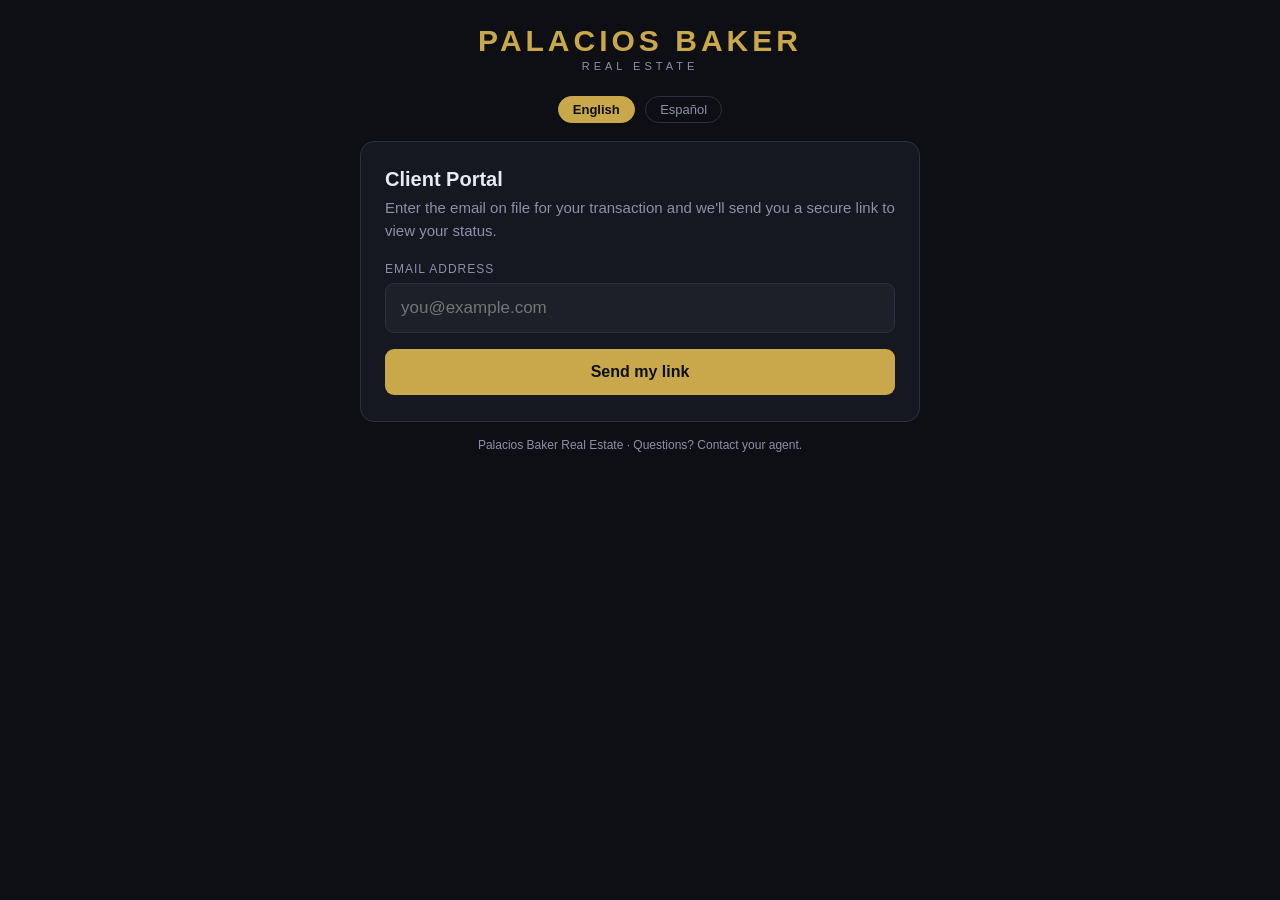
<file: portal.html>
<!DOCTYPE html>
<html lang="en">
<head>
  <meta charset="utf-8">
  <meta name="viewport" content="width=device-width, initial-scale=1">
  <title>Palacios Baker Real Estate — Client Portal</title>
  <style>
    :root{
      --gold:#c9a84c; --bg:#0d0f14; --surface:#151820; --surface2:#1c2029;
      --border:#2a2f45; --text:#e8eaf0; --muted:#8b90a8; --green:#5fa86a; --danger:#c94c4c;
    }
    *{box-sizing:border-box;}
    body{margin:0;background:var(--bg);color:var(--text);font-family:'DM Sans',-apple-system,Segoe UI,Arial,sans-serif;
      min-height:100vh;display:flex;flex-direction:column;align-items:center;padding:24px 16px;}
    .wrap{width:100%;max-width:560px;}
    .brand{text-align:center;margin-bottom:24px;}
    .brand .name{font-size:30px;letter-spacing:4px;font-weight:800;color:var(--gold);}
    .brand .sub{font-size:11px;letter-spacing:4px;text-transform:uppercase;color:var(--muted);margin-top:2px;}
    .card{background:var(--surface);border:1px solid var(--border);border-radius:14px;padding:26px 24px;margin-bottom:16px;}
    h1{font-size:20px;margin:0 0 6px;}
    p.lead{color:var(--muted);font-size:15px;line-height:1.5;margin:0 0 20px;}
    label{display:block;font-size:12px;text-transform:uppercase;letter-spacing:1px;color:var(--muted);margin-bottom:7px;}
    input[type=email]{width:100%;background:var(--surface2);border:1px solid var(--border);border-radius:9px;
      padding:14px 15px;font-size:17px;color:var(--text);outline:none;font-family:inherit;}
    input[type=email]:focus{border-color:var(--gold);}
    .btn{display:inline-block;width:100%;background:var(--gold);color:var(--bg);border:none;border-radius:9px;
      padding:14px;font-size:16px;font-weight:700;cursor:pointer;margin-top:16px;font-family:inherit;}
    .btn:disabled{opacity:.6;cursor:default;}
    .msg{margin-top:16px;font-size:15px;line-height:1.5;padding:12px 14px;border-radius:9px;display:none;}
    .msg.show{display:block;}
    .msg.ok{background:rgba(95,168,106,.12);border:1px solid rgba(95,168,106,.3);color:var(--green);}
    .msg.err{background:rgba(201,76,76,.12);border:1px solid rgba(201,76,76,.3);color:var(--danger);}
    .langbar{text-align:center;margin-bottom:18px;}
    .langbar button{background:none;border:1px solid var(--border);color:var(--muted);border-radius:20px;
      padding:5px 14px;font-size:13px;cursor:pointer;margin:0 3px;font-family:inherit;}
    .langbar button.on{background:var(--gold);color:var(--bg);border-color:var(--gold);font-weight:700;}
    .addr{font-size:19px;font-weight:700;margin:0 0 4px;}
    .statusrow{display:flex;align-items:center;gap:10px;margin-bottom:20px;flex-wrap:wrap;}
    .badge{font-size:12px;font-weight:700;text-transform:uppercase;letter-spacing:.5px;padding:4px 11px;border-radius:20px;
      background:rgba(201,168,76,.15);color:var(--gold);}
    .next{background:var(--surface2);border-left:3px solid var(--gold);border-radius:8px;padding:13px 15px;margin-bottom:22px;}
    .next .k{font-size:11px;text-transform:uppercase;letter-spacing:1px;color:var(--muted);}
    .next .v{font-size:17px;font-weight:700;margin-top:3px;}
    .tl{position:relative;padding-left:8px;}
    .ms{display:flex;gap:14px;padding:9px 0;align-items:flex-start;}
    .dot{flex:0 0 auto;width:14px;height:14px;border-radius:50%;margin-top:3px;border:2px solid var(--border);background:var(--surface);}
    .ms.done .dot{background:var(--green);border-color:var(--green);}
    .ms.nextms .dot{background:var(--gold);border-color:var(--gold);box-shadow:0 0 0 4px rgba(201,168,76,.15);}
    .ms .lbl{font-size:16px;font-weight:600;}
    .ms.done .lbl{color:var(--muted);}
    .ms .dt{font-size:14px;color:var(--muted);margin-top:1px;}
    .agent{border-top:1px solid var(--border);margin-top:20px;padding-top:16px;font-size:15px;color:var(--muted);}
    .agent b{color:var(--text);}
    .foot{text-align:center;color:var(--muted);font-size:12px;margin-top:10px;}
    a{color:var(--gold);}
    .hidden{display:none!important;}
  </style>
</head>
<body>
  <div class="wrap">
    <div class="brand">
      <div class="name">PALACIOS BAKER</div>
      <div class="sub">Real Estate</div>
    </div>
    <div class="langbar">
      <button id="langEn" class="on" onclick="setLang('en')">English</button>
      <button id="langEs" onclick="setLang('es')">Español</button>
    </div>

    <!-- LOGIN VIEW -->
    <div id="loginView" class="card">
      <h1 data-en="Client Portal" data-es="Portal del Cliente">Client Portal</h1>
      <p class="lead" data-en="Enter the email on file for your transaction and we'll send you a secure link to view your status."
         data-es="Ingrese el correo electrónico registrado en su transacción y le enviaremos un enlace seguro para ver el estado.">Enter the email on file for your transaction and we'll send you a secure link to view your status.</p>
      <label data-en="Email address" data-es="Correo electrónico">Email address</label>
      <input type="email" id="email" autocomplete="email" placeholder="you@example.com">
      <button class="btn" id="sendBtn" onclick="requestLink()" data-en="Send my link" data-es="Enviar mi enlace">Send my link</button>
      <div class="msg" id="loginMsg"></div>
    </div>

    <!-- STATUS VIEW -->
    <div id="statusView" class="hidden"></div>

    <div class="foot" data-en="Palacios Baker Real Estate · Questions? Contact your agent."
         data-es="Palacios Baker Real Estate · ¿Preguntas? Contacte a su agente.">Palacios Baker Real Estate · Questions? Contact your agent.</div>
  </div>

<script>
var LANG='en';
var SUMMARY=null;
function qs(k){var m=new RegExp('[?&]'+k+'=([^&]+)').exec(location.search);return m?decodeURIComponent(m[1]):'';}

function setLang(l){
  LANG=l;
  document.getElementById('langEn').classList.toggle('on',l==='en');
  document.getElementById('langEs').classList.toggle('on',l==='es');
  document.documentElement.lang=l;
  // Swap all static labels
  document.querySelectorAll('[data-en]').forEach(function(el){ el.textContent = el.getAttribute('data-'+l) || el.getAttribute('data-en'); });
  if(SUMMARY) renderStatus(SUMMARY); // re-render dynamic view in new language
}

function fmtDate(d){
  if(!d) return '';
  try{ return new Date(d+'T00:00:00').toLocaleDateString(LANG==='es'?'es-ES':'en-US',{month:'long',day:'numeric',year:'numeric'}); }
  catch(e){ return d; }
}

async function requestLink(){
  var email=(document.getElementById('email').value||'').trim();
  var msg=document.getElementById('loginMsg');
  var btn=document.getElementById('sendBtn');
  if(!email || email.indexOf('@')<0){
    msg.className='msg err show';
    msg.textContent = LANG==='es' ? 'Ingrese un correo electrónico válido.' : 'Please enter a valid email address.';
    return;
  }
  btn.disabled=true;
  btn.textContent = LANG==='es' ? 'Enviando…' : 'Sending…';
  try{
    await fetch('/api/portal?action=request',{method:'POST',headers:{'Content-Type':'application/json'},body:JSON.stringify({email:email})});
  }catch(e){}
  msg.className='msg ok show';
  msg.textContent = LANG==='es'
    ? 'Si ese correo está registrado, le enviamos un enlace. Revise su bandeja de entrada.'
    : 'If that email is on file, we just sent you a link. Please check your inbox.';
  btn.textContent = LANG==='es' ? 'Enlace enviado' : 'Link sent';
}

async function loadSummary(token){
  try{
    var r=await fetch('/api/portal?action=summary&token='+encodeURIComponent(token));
    var d=await r.json();
    if(!d.ok){ showExpired(); return; }
    SUMMARY=d;
    if(d.lang) setLang(d.lang);
    document.getElementById('loginView').classList.add('hidden');
    document.getElementById('statusView').classList.remove('hidden');
    renderStatus(d);
  }catch(e){ showExpired(); }
}

function showExpired(){
  var lv=document.getElementById('loginView');
  lv.classList.remove('hidden');
  document.getElementById('statusView').classList.add('hidden');
  var msg=document.getElementById('loginMsg');
  msg.className='msg err show';
  msg.textContent = LANG==='es'
    ? 'Su enlace expiró o no es válido. Ingrese su correo para recibir uno nuevo.'
    : 'Your link has expired or is invalid. Enter your email to get a new one.';
}

function esc(s){var d=document.createElement('div');d.textContent=s==null?'':String(s);return d.innerHTML;}

function renderStatus(d){
  var host=document.getElementById('statusView');
  var hi = LANG==='es' ? ('Hola '+esc(d.client_name)) : ('Hi '+esc(d.client_name));
  var html = '<div class="card"><h1>'+hi+'</h1><p class="lead">'
    + (LANG==='es' ? 'Aquí está el estado de su transacción.' : "Here's where your transaction stands.")
    + '</p></div>';

  if(!d.deals || !d.deals.length){
    html += '<div class="card"><p class="lead">'
      + (LANG==='es' ? 'No hay transacciones activas en este momento.' : 'There are no active transactions right now.')
      + '</p></div>';
    host.innerHTML=html; return;
  }

  d.deals.forEach(function(deal){
    var status = LANG==='es' ? deal.status_es : deal.status_en;
    var nextLbl = LANG==='es' ? deal.next_es : deal.next_en;
    html += '<div class="card">';
    html += '<div class="addr">'+esc(deal.address || (LANG==='es'?'Su propiedad':'Your property'))+'</div>';
    html += '<div class="statusrow"><span class="badge">'+esc(status)+'</span></div>';
    html += '<div class="next"><div class="k">'+(LANG==='es'?'Siguiente paso':'What\'s next')+'</div><div class="v">'
      + esc(nextLbl) + (deal.next_date ? ' — '+esc(fmtDate(deal.next_date)) : '') + '</div></div>';

    html += '<div class="tl">';
    (deal.milestones||[]).forEach(function(m){
      var cls='ms'+(m.done?' done':'');
      if(!m.done && deal.next_date && m.date===deal.next_date) cls+=' nextms';
      var lbl = LANG==='es' ? m.label_es : m.label_en;
      html += '<div class="'+cls+'"><span class="dot"></span><div><div class="lbl">'+esc(lbl)+'</div><div class="dt">'+esc(fmtDate(m.date))+'</div></div></div>';
    });
    html += '</div>';

    if(deal.agent_name || deal.agent_phone){
      html += '<div class="agent">'+(LANG==='es'?'Su agente: ':'Your agent: ')+'<b>'+esc(deal.agent_name||'')+'</b>'
        + (deal.agent_phone ? ' · <a href="tel:'+esc(deal.agent_phone)+'">'+esc(deal.agent_phone)+'</a>' : '') + '</div>';
    }
    html += '</div>';
  });
  host.innerHTML=html;
}

// Boot
(function(){
  var token=qs('token');
  if(token){ loadSummary(token); }
})();
</script>
</body>
</html>
</file>
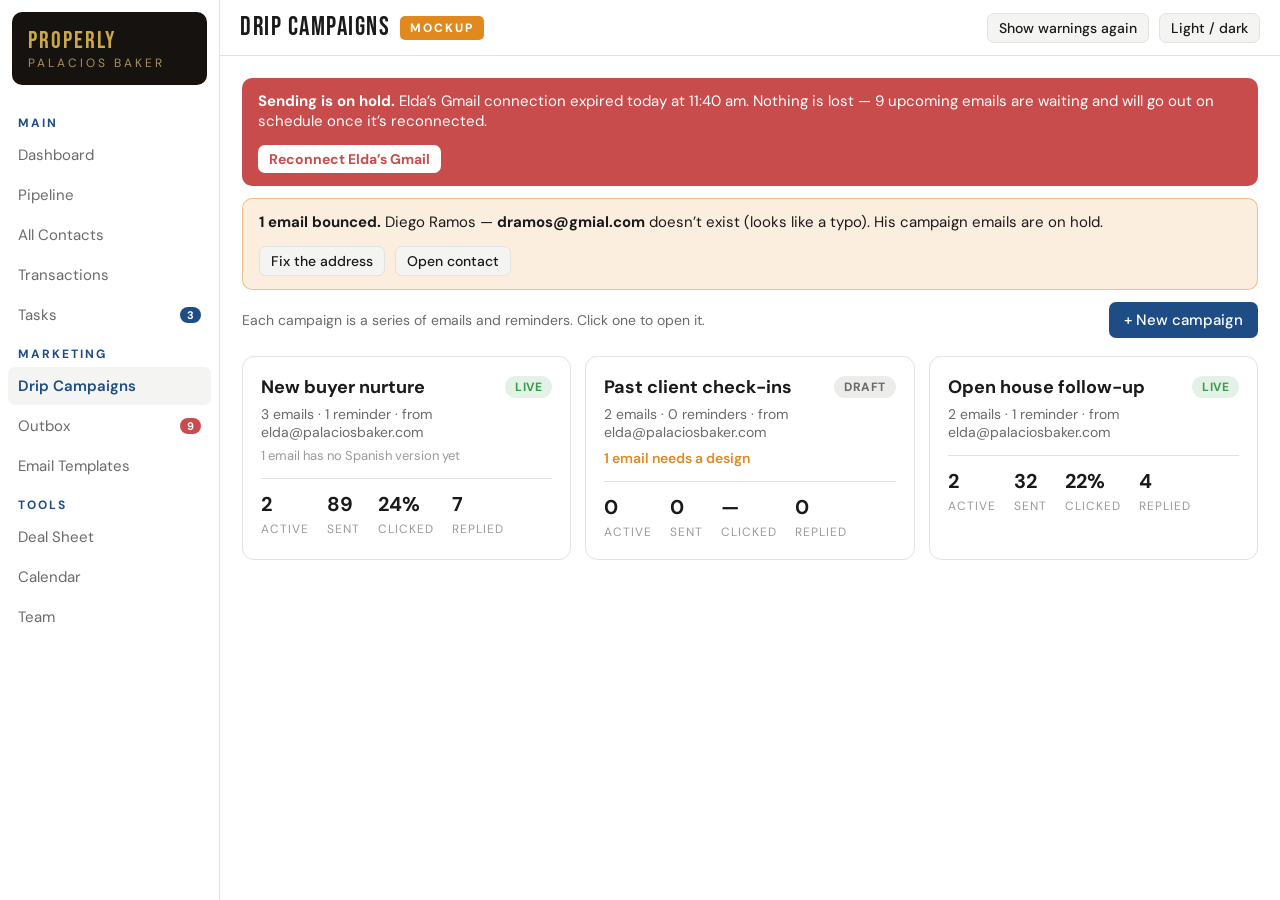
<file: mockups/drip-redesign-mockup.html>
<!DOCTYPE html>
<html lang="en">
<head>
<meta charset="utf-8">
<meta name="viewport" content="width=device-width, initial-scale=1">
<title>Drip Campaigns – redesign mockup v2</title>
<link href="https://fonts.googleapis.com/css2?family=DM+Sans:wght@400;500;600;700&family=Bebas+Neue&display=swap" rel="stylesheet">
<style>
:root{--bg:#FFFFFF;--surface:#FFFFFF;--surface2:#F4F4F2;--surface3:#ECECEA;--border:#E2E2E0;--accent:#1E4C84;--accent2:#2F6FB3;--text:#1A1A1A;--text2:#6A6A6A;--text3:#9A9A9A;--lead:#3d9a4e;--danger:#c94c4c;--warn:#E08A1E;--radius:10px;}
[data-theme="dark"]{--bg:#0f1216;--surface:#171c23;--surface2:#1e242c;--surface3:#272e39;--border:#333b47;--accent:#5b93d6;--accent2:#7aabe4;--text:#e9ecf2;--text2:#aab2bf;--text3:#7f8896;--lead:#5ec272;--danger:#e06b6b;--warn:#e3a93c;}
*{box-sizing:border-box;margin:0;padding:0}
body{font-family:'DM Sans',Segoe UI,sans-serif;background:var(--bg);color:var(--text);font-size:16px}
.app{display:flex;height:100vh;overflow:hidden}
.sidebar{width:220px;background:var(--surface);border-right:1px solid var(--border);display:flex;flex-direction:column;flex-shrink:0;overflow-y:auto}
.logo{margin:12px 12px 10px;padding:14px 16px;background:#161210;border-radius:10px}
.logo-text{font-family:'Bebas Neue',Impact,sans-serif;font-size:24px;letter-spacing:2px;color:#C9A84C}
.logo-sub{font-size:12px;color:#A8915E;letter-spacing:3px;text-transform:uppercase}
.nav{padding:10px 8px}
.nav-sec{font-size:12px;font-weight:700;color:var(--accent);letter-spacing:2px;text-transform:uppercase;padding:10px 10px 5px}
.ni{display:flex;align-items:center;justify-content:space-between;gap:10px;padding:9px 10px;border-radius:7px;font-size:15px;color:var(--text2);margin-bottom:2px;cursor:pointer}
.ni:hover{background:var(--surface2)}
.ni.active{background:var(--surface2);color:var(--accent);font-weight:600}
.nbadge{font-size:11px;font-weight:700;background:var(--accent);color:#fff;border-radius:10px;padding:1px 7px}
.nbadge.red{background:var(--danger)}
.main{flex:1;display:flex;flex-direction:column;overflow:hidden}
.topbar{background:var(--surface);border-bottom:1px solid var(--border);padding:0 20px;height:56px;display:flex;align-items:center;justify-content:space-between;flex-shrink:0}
.ptitle{font-family:'Bebas Neue',Impact,sans-serif;font-size:26px;letter-spacing:1.5px}
.content{flex:1;overflow-y:auto;padding:22px}
.btn{display:inline-flex;align-items:center;gap:7px;padding:8px 15px;border-radius:7px;font-size:15px;font-family:inherit;font-weight:500;cursor:pointer;border:none;white-space:nowrap}
.btn-p{background:var(--accent);color:#fff}.btn-p:hover{background:var(--accent2)}
.btn-g{background:var(--surface2);color:var(--text);border:1px solid var(--border)}.btn-g:hover{border-color:var(--text3)}
.btn-d{background:transparent;color:var(--danger);border:1px solid var(--border)}
.btn-w{background:#fff;color:var(--danger);border:none;font-weight:700}
.btn-sm{padding:5px 11px;font-size:14px}
.card{background:var(--surface);border:1px solid var(--border);border-radius:var(--radius)}
.ccard{background:var(--surface);border:1px solid var(--border);border-radius:12px;padding:18px;cursor:pointer}
.ccard:hover{border-color:var(--accent)}
.grid{display:grid;grid-template-columns:repeat(auto-fill,minmax(280px,1fr));gap:14px}
.badge{font-size:12px;font-weight:700;padding:3px 10px;border-radius:20px;letter-spacing:.5px;white-space:nowrap}
.b-live{background:rgba(61,154,78,.14);color:var(--lead)}
.b-draft{background:var(--surface3);color:var(--text2)}
.b-warn{background:rgba(224,138,30,.15);color:var(--warn)}
.b-red{background:rgba(201,76,76,.13);color:var(--danger)}
.b-blue{background:rgba(30,76,132,.12);color:var(--accent)}
.chip{font-size:11px;font-weight:700;padding:2px 7px;border-radius:5px;border:1px solid var(--border);color:var(--text2);letter-spacing:.5px}
.chip.ok{border-color:rgba(61,154,78,.4);color:var(--lead)}
.chip.miss{border-style:dashed;color:var(--text3)}
.muted{color:var(--text2);font-size:14px}
.row{display:flex;align-items:center;gap:10px}
.between{justify-content:space-between}
.wrap{flex-wrap:wrap}
.stat{display:flex;gap:18px;margin-top:14px;padding-top:12px;border-top:1px solid var(--border)}
.stat b{display:block;font-size:20px}
.stat span{font-size:12px;color:var(--text3);text-transform:uppercase;letter-spacing:1px}
.back{color:var(--accent);cursor:pointer;font-size:15px;margin-bottom:14px;display:inline-block}
.tabs{display:flex;gap:4px;border-bottom:1px solid var(--border);margin:18px 0 16px}
.tab{padding:10px 16px;font-size:15px;font-weight:600;color:var(--text3);cursor:pointer;border-bottom:2px solid transparent;margin-bottom:-1px}
.tab.on{color:var(--accent);border-bottom-color:var(--accent)}
.tl{max-width:780px}
.em{display:flex;gap:14px;background:var(--surface);border:1px solid var(--border);border-radius:12px;padding:12px;cursor:pointer;align-items:center}
.em:hover{border-color:var(--accent)}
.em.empty{border-style:dashed;cursor:default}
.em.task{background:var(--surface2)}
.thumb{width:92px;height:72px;border-radius:7px;overflow:hidden;border:1px solid var(--border);flex-shrink:0;background:#fff}
.thumb.blank{display:flex;align-items:center;justify-content:center;color:var(--text3);font-size:12px;background:var(--surface2)}
.ticon{width:92px;height:72px;border-radius:7px;flex-shrink:0;background:rgba(224,138,30,.12);display:flex;flex-direction:column;align-items:center;justify-content:center;color:var(--warn);font-weight:700;font-size:13px}
.ticon b{font-size:24px}
.num{width:30px;height:30px;border-radius:50%;background:var(--accent);color:#fff;display:flex;align-items:center;justify-content:center;font-weight:700;font-size:14px;flex-shrink:0}
.num.gray{background:var(--surface3);color:var(--text2)}
.num.or{background:var(--warn)}
.wait{margin:0 0 0 26px;border-left:2px dashed var(--border);padding:10px 0 10px 24px;display:flex;align-items:center;gap:8px;color:var(--text2);font-size:14px}
select.sm{background:var(--surface2);border:1px solid var(--border);border-radius:6px;padding:4px 6px;font-family:inherit;font-size:14px;color:var(--text)}
.estats{display:flex;gap:14px;margin-top:6px;font-size:13px;color:var(--text2)}
.estats b{color:var(--text)}
.addrow{display:flex;gap:10px;margin-top:12px}
.addem{flex:1;border:1px dashed var(--border);border-radius:12px;padding:14px;text-align:center;color:var(--accent);cursor:pointer;font-weight:600}
.addem:hover{border-color:var(--accent)}
table{width:100%;border-collapse:collapse}
th{text-align:left;font-size:12px;color:var(--text3);text-transform:uppercase;letter-spacing:1px;padding:10px 12px;border-bottom:1px solid var(--border)}
td{padding:12px;border-bottom:1px solid var(--border);font-size:15px;vertical-align:middle}
.link{color:var(--accent);cursor:pointer;font-weight:600}
.prog{display:flex;gap:4px}
.dot{width:20px;height:6px;border-radius:3px;background:var(--surface3)}
.dot.done{background:var(--lead)}.dot.cur{background:var(--accent)}
.ov{position:fixed;inset:0;background:rgba(0,0,0,.45);display:none;align-items:center;justify-content:center;z-index:50;padding:20px}
.ov.open{display:flex}
.modal{background:var(--surface);border:1px solid var(--border);border-radius:12px;width:100%;max-width:560px;max-height:92vh;overflow-y:auto}
.modal.wide{max-width:960px}
.mhdr{padding:18px 22px 14px;border-bottom:1px solid var(--border);display:flex;align-items:center;justify-content:space-between}
.mtitle{font-family:'Bebas Neue',Impact,sans-serif;font-size:22px;letter-spacing:1px;color:var(--accent)}
.mx{background:none;border:none;font-size:20px;color:var(--text3);cursor:pointer}
.mbody{padding:20px 22px}
.mftr{padding:14px 22px;border-top:1px solid var(--border);display:flex;gap:9px;justify-content:flex-end}
.fl{display:block;font-size:13px;font-weight:600;color:var(--text2);margin-bottom:6px;text-transform:uppercase;letter-spacing:.8px}
.fi{width:100%;background:var(--surface2);border:1px solid var(--border);border-radius:7px;padding:9px 11px;font-size:15px;color:var(--text);font-family:inherit;outline:none}
.fg{margin-bottom:16px}
.drop{border:2px dashed var(--border);border-radius:12px;padding:26px;text-align:center;color:var(--text2);cursor:pointer}
.drop:hover{border-color:var(--accent);color:var(--accent)}
.split{display:grid;grid-template-columns:1fr 1.15fr;gap:20px}
.preview{border:1px solid var(--border);border-radius:10px;overflow:hidden;background:#f4f4f4;height:400px;overflow-y:auto}
.tplg{display:grid;grid-template-columns:repeat(3,1fr);gap:12px}
.tpl{border:1px solid var(--border);border-radius:10px;overflow:hidden;cursor:pointer}
.tpl:hover{border-color:var(--accent)}
.tpl .tt{height:110px;overflow:hidden;background:#fff}
.tpl .tn{padding:8px 10px;font-size:14px;font-weight:600;border-top:1px solid var(--border)}
.pick{display:flex;align-items:center;gap:10px;padding:10px 4px;border-bottom:1px solid var(--border);font-size:15px;cursor:pointer}
.pick input{width:18px;height:18px;accent-color:var(--accent)}
.toast{position:fixed;bottom:24px;left:50%;transform:translateX(-50%);background:#1a1a1a;color:#fff;padding:12px 20px;border-radius:9px;font-size:15px;display:none;z-index:99}
.seg{display:inline-flex;border:1px solid var(--border);border-radius:8px;overflow:hidden}
.seg div{padding:7px 14px;font-size:14px;font-weight:600;cursor:pointer;color:var(--text2);background:var(--surface2)}
.seg div.on{background:var(--accent);color:#fff}
.note{background:var(--surface2);border-radius:9px;padding:12px 14px;font-size:14px;color:var(--text2)}
.mk{font-size:12px;letter-spacing:2px;text-transform:uppercase;color:#fff;background:#E08A1E;padding:4px 10px;border-radius:5px;font-weight:700}
.banner{border-radius:10px;padding:13px 16px;margin-bottom:12px;display:flex;align-items:center;justify-content:space-between;gap:14px;flex-wrap:wrap;font-size:15px}
.banner.red{background:var(--danger);color:#fff}
.banner.amber{background:rgba(224,138,30,.14);color:var(--text);border:1px solid rgba(224,138,30,.45)}
.banner.ok{background:rgba(61,154,78,.1);color:var(--lead);border:1px solid rgba(61,154,78,.3);padding:9px 14px;font-weight:600}
.dayh{font-size:13px;font-weight:700;color:var(--text3);text-transform:uppercase;letter-spacing:1.5px;margin:22px 0 8px}
.obx{display:flex;align-items:center;gap:14px;padding:12px 14px;border:1px solid var(--border);border-radius:10px;margin-bottom:8px;background:var(--surface)}
.obx.hold{opacity:.72}
.obx .tm{width:62px;font-weight:700;font-size:14px;color:var(--text2)}
.set{display:flex;justify-content:space-between;align-items:flex-start;gap:20px;padding:16px 0;border-bottom:1px solid var(--border)}
.set .t{font-weight:700}
.sw{position:relative;width:44px;height:24px;flex-shrink:0;cursor:pointer}
.sw input{display:none}
.sw span{position:absolute;inset:0;background:var(--surface3);border-radius:12px;transition:.15s}
.sw span:before{content:'';position:absolute;width:18px;height:18px;left:3px;top:3px;background:#fff;border-radius:50%;transition:.15s}
.sw input:checked+span{background:var(--accent)}
.sw input:checked+span:before{left:23px}
.hist{border-left:2px solid var(--border);margin-left:8px;padding-left:20px}
.hi{position:relative;padding:0 0 18px}
.hi:before{content:'';position:absolute;left:-27px;top:4px;width:12px;height:12px;border-radius:50%;background:var(--surface);border:2px solid var(--accent)}
.hi.g:before{border-color:var(--lead);background:var(--lead)}
.hi.o:before{border-color:var(--warn)}
.hi.r:before{border-color:var(--danger)}
.hi .d{font-size:13px;color:var(--text3)}
.two{display:grid;grid-template-columns:1fr 1.3fr;gap:18px;align-items:start}
.legend{font-size:13px;color:var(--text3)}
</style>
</head>
<body>
<div class="app">
  <div class="sidebar">
    <div class="logo"><div class="logo-text">PROPERLY</div><div class="logo-sub">Palacios Baker</div></div>
    <div class="nav">
      <div class="nav-sec">Main</div>
      <div class="ni">Dashboard</div><div class="ni">Pipeline</div>
      <div class="ni" id="n-contacts" onclick="showContact('Maria Lopez')">All Contacts</div>
      <div class="ni">Transactions</div><div class="ni">Tasks <span class="nbadge">3</span></div>
      <div class="nav-sec">Marketing</div>
      <div class="ni active" id="n-list" onclick="go('list')">Drip Campaigns</div>
      <div class="ni" id="n-outbox" onclick="go('outbox')">Outbox <span class="nbadge" id="obBadge"></span></div>
      <div class="ni" id="n-templates" onclick="go('templates')">Email Templates</div>
      <div class="nav-sec">Tools</div>
      <div class="ni">Deal Sheet</div><div class="ni">Calendar</div><div class="ni">Team</div>
    </div>
  </div>
  <div class="main">
    <div class="topbar">
      <div class="row"><div class="ptitle" id="ptitle">Drip Campaigns</div><span class="mk">Mockup</span></div>
      <div class="row"><button class="btn btn-g btn-sm" onclick="resetHealth()" title="Bring the warnings back to see them again">Show warnings again</button><button class="btn btn-g btn-sm" onclick="toggleTheme()">Light / dark</button></div>
    </div>
    <div class="content" id="content"></div>
  </div>
</div>
<div class="ov" id="ov"><div class="modal" id="modal"></div></div>
<div class="toast" id="toast"></div>

<script>
/* ---------- sample email designs (stand-ins for your real designed emails) ---------- */
function design(o){
  return '<div style="font-family:Arial,sans-serif;background:#f4f4f4;padding:14px"><div style="background:#fff;border-radius:8px;overflow:hidden;max-width:520px;margin:auto">'
  +(o.img?'<div style="height:130px;background:'+o.img+';display:flex;align-items:center;justify-content:center;color:#1E4C84;font-weight:bold;font-size:15px">'+o.imgt+'</div>':'')
  +'<div style="background:'+o.c+';color:#fff;padding:20px;text-align:center;font-size:21px;font-weight:bold">'+o.t+'</div>'
  +'<div style="padding:18px;color:#333;font-size:14px;line-height:1.6">'+o.b+'</div>'
  +(o.cta?'<div style="text-align:center;padding-bottom:20px"><span style="background:#C9A84C;color:#fff;padding:10px 22px;border-radius:6px;font-weight:bold;display:inline-block">'+o.cta+'</span></div>':'')
  +'<div style="padding:12px;text-align:center;font-size:11px;color:#999;border-top:1px solid #eee">Palacios Baker Real Estate · <u>'+(o.es?'Cancelar suscripción':'Unsubscribe')+'</u></div></div></div>';
}
var IMG1='linear-gradient(#c9d6e6,#9fb6d1)', IMG2='linear-gradient(#e8dcc0,#c9a84c)';
var DZ={
 wEN:design({c:'#1E4C84',t:'Welcome, {first}!',img:IMG1,imgt:'[ home photo ]',b:'Hi {first}, thanks for letting us help with your home search. Over the next few weeks we will send you market updates and homes we think you will love.',cta:'See new listings'}),
 wES:design({es:1,c:'#1E4C84',t:'¡Bienvenido, {first}!',img:IMG1,imgt:'[ foto de casa ]',b:'Hola {first}, gracias por permitirnos ayudarle a buscar su casa. En las próximas semanas le enviaremos reportes del mercado y casas que creemos que le encantarán.',cta:'Ver casas nuevas'}),
 mEN:design({c:'#C9A84C',t:'Your market update',b:'Hi {first}, median price in your area is <b>$512k</b> and homes are selling in <b>18 days</b>. Here is what that means for you...',cta:'Read the full update'}),
 mES:design({es:1,c:'#C9A84C',t:'Reporte del mercado',b:'Hola {first}, el precio medio en su área es <b>$512k</b> y las casas se venden en <b>18 días</b>. Esto es lo que significa para usted...',cta:'Leer el reporte'}),
 lEN:design({c:'#2F6FB3',t:'Homes picked for you, {first}',img:IMG1,imgt:'[ 3 listing photos ]',b:'We pulled three homes that match what you told us. Want to see any of them this weekend?',cta:'View the homes'}),
 oEN:design({c:'#8a6a1c',t:'Thanks for stopping by, {first}',img:IMG2,imgt:'OPEN HOUSE',b:'It was great meeting you at the open house. Here are a few similar homes nearby...',cta:'See similar homes'}),
 oES:design({es:1,c:'#8a6a1c',t:'Gracias por visitarnos, {first}',img:IMG2,imgt:'CASA ABIERTA',b:'Fue un gusto conocerle en la casa abierta. Aquí tiene algunas casas similares cerca...',cta:'Ver casas similares'}),
 aEN:design({c:'#2d6a4f',t:'Happy home anniversary, {first}!',b:'One year ago you got the keys. We hope the house has become home. Curious what it is worth today?',cta:'Get my home value'}),
 aES:design({es:1,c:'#2d6a4f',t:'¡Feliz aniversario de su casa, {first}!',b:'Hace un año recibió las llaves. Esperamos que la casa ya sea su hogar. ¿Quiere saber cuánto vale hoy?',cta:'Ver el valor de mi casa'})
};
var TEMPLATES=[
 {n:'Welcome new buyer',en:{s:'Welcome to your home search, {first}',h:DZ.wEN},es:{s:'Bienvenido a su búsqueda de casa, {first}',h:DZ.wES}},
 {n:'Market update',en:{s:'Your market update',h:DZ.mEN},es:{s:'Su reporte del mercado',h:DZ.mES}},
 {n:'Homes picked for you',en:{s:'3 homes picked for you',h:DZ.lEN},es:{s:'',h:''}},
 {n:'Open house thank-you',en:{s:'Thanks for stopping by',h:DZ.oEN},es:{s:'Gracias por visitarnos',h:DZ.oES}},
 {n:'Home anniversary',en:{s:'Happy home anniversary!',h:DZ.aEN},es:{s:'¡Feliz aniversario de su casa!',h:DZ.aES}}
];
function E(t,wait,stats){var x=TEMPLATES[t];return {type:'email',wait:wait,en:{s:x.en.s,h:x.en.h},es:{s:x.es.s,h:x.es.h},st:stats||{sent:0,clicked:0,replied:0,unsub:0}}}
function T(kind,who,note,wait){return {type:'task',kind:kind,who:who,note:note,wait:wait}}

/* ---------- campaigns + people ---------- */
var camps=[
 {id:1,name:'New buyer nurture',live:true,set:{reply:true,pause:true,pauseDays:10,weekends:true,time:'7:00 am',oneADay:true},
  steps:[E(0,0,{sent:42,clicked:11,replied:4,unsub:1}),E(1,3,{sent:35,clicked:6,replied:2,unsub:0}),T('Call','Elda','Ask how the search is going. Offer a showing.',2),E(2,4,{sent:12,clicked:4,replied:1,unsub:0})],
  people:[
   {n:'Maria Lopez',e:'maria.lopez@gmail.com',lang:'EN',status:'active',step:4,next:'Mon Nov 9'},
   {n:'Sofia Garcia',e:'sofia.garcia@gmail.com',lang:'ES',status:'active',step:2,next:'Mon Nov 9'},
   {n:'James Park',e:'jpark@work.com',lang:'EN',status:'paused',step:2,next:'Mon Nov 16',why:'Randy emailed him Nov 6 — waiting 10 days so the campaign doesn’t interrupt'},
   {n:'Ava Mitchell',e:'ava.mitchell@outlook.com',lang:'EN',status:'stopped',step:2,why:'Replied Nov 5: “Can we see the Elm St house Saturday?”'},
   {n:'Diego Ramos',e:'dramos@gmial.com',lang:'ES',status:'bounced',step:1,why:'Email address doesn’t exist (typo?)'},
   {n:'Kevin Ward',e:'kward@gmail.com',lang:'EN',status:'done',step:4}
  ]},
 {id:2,name:'Past client check-ins',live:false,set:{reply:true,pause:true,pauseDays:10,weekends:true,time:'7:00 am',oneADay:true},
  steps:[E(4,0),{type:'email',wait:30,en:{s:'',h:''},es:{s:'',h:''},st:{sent:0,clicked:0,replied:0,unsub:0}}],people:[]},
 {id:3,name:'Open house follow-up',live:true,set:{reply:true,pause:true,pauseDays:10,weekends:true,time:'7:00 am',oneADay:true},
  steps:[E(3,0,{sent:18,clicked:5,replied:3,unsub:0}),E(1,2,{sent:14,clicked:2,replied:1,unsub:1}),T('Text','Randy','Quick text: any homes you want to see?',3)],
  people:[{n:'Chris Hall',e:'chall@gmail.com',lang:'EN',status:'active',step:2,next:'Mon Nov 9'},{n:'Elena Cruz',e:'elena.cruz@gmail.com',lang:'ES',status:'active',step:2,next:'Tue Nov 10'}]}
];
var CONTACTS=['Ryan Nguyen','Linda Reyes','Marcus Thompson','Diane Foster','Sofia Garcia','Tom Becker','Elena Cruz','Kevin Ward'];
var PREVIEW_PEOPLE=[{n:'Maria Lopez',lang:'EN'},{n:'Sofia Garcia',lang:'ES'},{n:'Chris Hall',lang:'EN'},{n:'Elena Cruz',lang:'ES'}];
var H={gmail:false,bounce:true};

/* ---------- outbox (next 7 days) ---------- */
var DAYS=['Mon Nov 9','Tue Nov 10','Wed Nov 11','Thu Nov 12','Fri Nov 13','Mon Nov 16'];
var OB=[
 {d:0,t:'7:00',n:'Maria Lopez',lang:'EN',c:1,si:3,kind:'email'},
 {d:0,t:'7:00',n:'Sofia Garcia',lang:'ES',c:1,si:1,kind:'email'},
 {d:0,t:'7:00',n:'Chris Hall',lang:'EN',c:3,si:1,kind:'email'},
 {d:0,t:'—',n:'Tom Becker',lang:'EN',c:1,si:2,kind:'task'},
 {d:1,t:'7:00',n:'Elena Cruz',lang:'ES',c:3,si:1,kind:'email'},
 {d:1,t:'7:00',n:'Diego Ramos',lang:'ES',c:1,si:0,kind:'email',bad:1},
 {d:1,t:'—',n:'Chris Hall',lang:'EN',c:3,si:2,kind:'task'},
 {d:2,t:'7:00',n:'Linda Reyes',lang:'EN',c:1,si:1,kind:'email'},
 {d:2,t:'7:00',n:'Marcus Thompson',lang:'EN',c:1,si:3,kind:'email'},
 {d:3,t:'7:00',n:'Diane Foster',lang:'EN',c:3,si:1,kind:'email'},
 {d:3,t:'7:00',n:'Ryan Nguyen',lang:'EN',c:1,si:1,kind:'email'},
 {d:4,t:'—',n:'Maria Lopez',lang:'EN',c:1,si:2,kind:'task'}
];
var obFilter='all';

/* ---------- helpers ---------- */
var cur=null,tab='steps';
function $(id){return document.getElementById(id)}
function C(id){return camps.find(function(c){return c.id===id})}
function toast(t){var x=$('toast');x.textContent=t;x.style.display='block';clearTimeout(window._t);window._t=setTimeout(function(){x.style.display='none'},2800)}
function toggleTheme(){var h=document.documentElement;h.dataset.theme=h.dataset.theme==='dark'?'':'dark'}
function closeM(){$('ov').classList.remove('open')}
function openM(html,wide){$('modal').className='modal'+(wide?' wide':'');$('modal').innerHTML=html;$('ov').classList.add('open')}
$('ov').onclick=function(e){if(e.target===$('ov'))closeM()};
function esc(s){return String(s||'').replace(/"/g,'&quot;')}
function first(n){return n.split(' ')[0]}
function merge(h,n){return (h||'').replace(/\{first\}/g,first(n))}
function thumb(h){return h?'<div class="thumb"><div style="transform:scale(.18);transform-origin:0 0;width:555%">'+merge(h,'Maria')+'</div></div>':'<div class="thumb blank">No design</div>'}
function stepLabel(c,i){var s=c.steps[i];if(s.type==='task')return 'Reminder: '+s.kind;var n=0;for(var k=0;k<=i;k++)if(c.steps[k].type==='email')n++;return 'Email '+n}
function setNav(id){document.querySelectorAll('.ni').forEach(function(n){n.classList.remove('active')});if($(id))$(id).classList.add('active')}
function pct(a,b){return b?Math.round(a*100/b)+'%':'—'}
function updBadge(){var n=OB.filter(function(o){return o.kind==='email'}).length;$('obBadge').textContent=n;$('obBadge').className='nbadge'+(!H.gmail?' red':'')}

/* ---------- 2. health banner ---------- */
function healthHtml(){
  var h='';
  if(!H.gmail){var held=OB.filter(function(o){return o.kind==='email'}).length;
    h+='<div class="banner red"><div><b>Sending is on hold.</b> Elda’s Gmail connection expired today at 11:40 am. Nothing is lost — '+held+' upcoming emails are waiting and will go out on schedule once it’s reconnected.</div><button class="btn btn-w btn-sm" onclick="fixGmail()">Reconnect Elda’s Gmail</button></div>';}
  if(H.bounce)h+='<div class="banner amber"><div><b>1 email bounced.</b> Diego Ramos — <b>dramos@gmial.com</b> doesn’t exist (looks like a typo). His campaign emails are on hold.</div><div class="row"><button class="btn btn-g btn-sm" onclick="fixBounce()">Fix the address</button><button class="btn btn-g btn-sm" onclick="showContact(\'Diego Ramos\')">Open contact</button></div></div>';
  if(H.gmail&&!H.bounce)h+='<div class="banner ok">✓ Everything is working. Last send: today 7:00 am — 6 emails sent, 0 failed.</div>';
  return h;
}
function fixGmail(){H.gmail=true;toast('Elda’s Gmail reconnected — held emails will go out on schedule');rerender()}
function fixBounce(){var v=prompt('Correct email for Diego Ramos:','dramos@gmail.com');if(!v)return;H.bounce=false;var p=C(1).people.find(function(x){return x.n==='Diego Ramos'});p.e=v;p.status='active';p.next='Tue Nov 10';delete p.why;OB.forEach(function(o){if(o.n==='Diego Ramos')o.bad=0});toast('Address fixed — Diego is back on schedule');rerender()}
function resetHealth(){H.gmail=false;H.bounce=true;rerender();toast('Warnings restored for the demo')}
var view='list';
function rerender(){updBadge();if(view==='list')renderList();else if(view==='camp')renderCamp();else if(view==='outbox')renderOutbox();else if(view==='templates')renderTemplates();else if(view==='contact')showContact(window._cn)}

function go(v){view=v;cur=null;setNav('n-'+v);rerender()}

/* ---------- campaign list ---------- */
function renderList(){
  $('ptitle').textContent='Drip Campaigns';
  var h=healthHtml()+'<div class="row between" style="margin:6px 0 18px"><div class="muted">Each campaign is a series of emails and reminders. Click one to open it.</div><button class="btn btn-p" onclick="newCamp()">+ New campaign</button></div><div class="grid">';
  camps.forEach(function(c){
    var em=c.steps.filter(function(s){return s.type==='email'}),missing=em.filter(function(e){return !e.en.h}).length,noES=em.filter(function(e){return e.en.h&&!e.es.h}).length;
    var sent=0,cl=0,rp=0;em.forEach(function(e){sent+=e.st.sent;cl+=e.st.clicked;rp+=e.st.replied});
    var act=c.people.filter(function(p){return p.status==='active'}).length;
    h+='<div class="ccard" onclick="openCamp('+c.id+')"><div class="row between"><div style="font-size:18px;font-weight:700">'+c.name+'</div><span class="badge '+(c.live?'b-live':'b-draft')+'">'+(c.live?'LIVE':'DRAFT')+'</span></div>'
     +'<div class="muted" style="margin-top:6px">'+em.length+' emails · '+(c.steps.length-em.length)+' reminder'+(c.steps.length-em.length===1?'':'s')+' · from elda@palaciosbaker.com</div>'
     +(missing?'<div style="margin-top:8px;color:var(--warn);font-size:14px;font-weight:600">'+missing+' email'+(missing>1?'s need':' needs')+' a design</div>':'')
     +(noES?'<div style="margin-top:6px;color:var(--text3);font-size:13px">'+noES+' email'+(noES>1?'s have':' has')+' no Spanish version yet</div>':'')
     +'<div class="stat"><div><b>'+act+'</b><span>Active</span></div><div><b>'+sent+'</b><span>Sent</span></div><div><b>'+pct(cl,sent)+'</b><span>Clicked</span></div><div><b>'+rp+'</b><span>Replied</span></div></div></div>';
  });
  $('content').innerHTML=h+'</div>';
}
function openCamp(id){cur=C(id);tab='steps';view='camp';setNav('n-list');renderCamp()}

/* ---------- campaign detail ---------- */
function renderCamp(){
  var c=cur;$('ptitle').textContent=c.name;
  var h=healthHtml()+'<span class="back" onclick="go(\'list\')">‹ All campaigns</span>'
   +'<div class="card" style="padding:18px"><div class="row between wrap" style="gap:14px"><div><div style="font-size:22px;font-weight:700">'+c.name+'</div><div class="muted" style="margin-top:4px">Sends from <b style="color:var(--text)">elda@palaciosbaker.com</b> · weekdays at '+c.set.time+' Mountain</div></div>'
   +'<div class="row"><button class="btn btn-g" onclick="sendTest()">Send test to me</button><div class="seg"><div class="'+(!c.live?'on':'')+'" onclick="setLive(false)">Draft</div><div class="'+(c.live?'on':'')+'" onclick="setLive(true)">Live</div></div></div></div>'
   +'<div class="note" style="margin-top:14px">'+(c.live?'<b style="color:var(--lead)">Live:</b> enrolled contacts get these on schedule. See exactly what’s going out in the <span class="link" onclick="go(\'outbox\')">Outbox</span>.':'<b>Draft:</b> nothing sends. Add your designs, send yourself a test, then switch to Live.')+'</div></div>'
   +'<div class="tabs"><div class="tab '+(tab==='steps'?'on':'')+'" onclick="tab=\'steps\';renderCamp()">Steps ('+c.steps.length+')</div><div class="tab '+(tab==='people'?'on':'')+'" onclick="tab=\'people\';renderCamp()">Enrolled ('+c.people.length+')</div><div class="tab '+(tab==='settings'?'on':'')+'" onclick="tab=\'settings\';renderCamp()">Rules</div></div>';
  h+= tab==='steps'?stepsHtml(c):tab==='people'?peopleHtml(c):settingsHtml(c);
  $('content').innerHTML=h;
}

/* steps: 3. EN/ES chips, 5. reminders, 7. results */
function stepsHtml(c){
  var day=0,h='<div class="tl">';
  if(c.live)h+='<div class="note" style="margin-bottom:14px">Editing a live campaign is safe: changes apply from each person’s <b>next</b> step. Nothing already sent is resent.</div>';
  c.steps.forEach(function(s,i){
    day+=s.wait;
    if(i>0)h+='<div class="wait">Wait <select class="sm" onchange="cur.steps['+i+'].wait=+this.value;renderCamp()">'+[1,2,3,4,5,7,10,14,30,60,90].map(function(d){return '<option'+(d===s.wait?' selected':'')+'>'+d+'</option>'}).join('')+'</select> days, then</div>';
    var when=i===0?'The day they’re added':'Day '+day;
    if(s.type==='task'){
      h+='<div class="em task" onclick="editTask('+i+')"><div class="num or">'+(i+1)+'</div><div class="ticon"><b>'+({Call:'☎',Text:'✉',Card:'✍',Other:'✓'}[s.kind]||'✓')+'</b>'+s.kind.toUpperCase()+'</div>'
        +'<div style="flex:1;min-width:0"><div style="font-weight:700;font-size:16px">Reminder: '+s.kind+' them</div><div class="muted">'+when+' · goes on <b>'+s.who+'’s</b> task list — nothing is sent automatically</div><div class="muted" style="margin-top:4px;font-style:italic">“'+s.note+'”</div></div>'
        +'<div class="row"><button class="btn btn-g btn-sm" onclick="event.stopPropagation();editTask('+i+')">Edit</button><button class="btn btn-d btn-sm" onclick="event.stopPropagation();delStep('+i+')">Remove</button></div></div>';
      return;
    }
    var empty=!s.en.h;
    h+='<div class="em'+(empty?' empty':'')+'" '+(empty?'':'onclick="editEmail('+i+')"')+'><div class="num'+(empty?' gray':'')+'">'+(i+1)+'</div>'+thumb(s.en.h)
      +'<div style="flex:1;min-width:0"><div class="row" style="gap:8px"><div style="font-weight:700;font-size:16px;white-space:nowrap;overflow:hidden;text-overflow:ellipsis">'+(s.en.s?s.en.s.replace('{first}','{first}'):stepLabel(c,i)+' – no design yet')+'</div></div>'
      +'<div class="row" style="gap:6px;margin-top:4px"><span class="muted">'+when+'</span><span class="chip '+(s.en.h?'ok':'miss')+'">EN '+(s.en.h?'✓':'—')+'</span><span class="chip '+(s.es.h?'ok':'miss')+'" title="'+(s.es.h?'Spanish version ready':'No Spanish version — Spanish contacts get English')+'">ES '+(s.es.h?'✓':'—')+'</span></div>'
      +(s.st.sent?'<div class="estats"><span><b>'+s.st.sent+'</b> sent</span><span><b>'+pct(s.st.clicked,s.st.sent)+'</b> clicked</span><span><b>'+s.st.replied+'</b> replied</span><span><b>'+s.st.unsub+'</b> unsubscribed</span></div>':'')
      +(empty?'<div class="row wrap" style="margin-top:10px"><button class="btn btn-p btn-sm" onclick="editEmail('+i+',\'drop\')">Drop in a design</button><button class="btn btn-g btn-sm" onclick="editEmail('+i+',\'tpl\')">Choose a template</button></div>':'')
      +'</div>'+(empty?'<button class="btn btn-d btn-sm" onclick="delStep('+i+')">Remove</button>':'<div class="row"><button class="btn btn-g btn-sm" onclick="event.stopPropagation();editEmail('+i+')">Edit</button><button class="btn btn-d btn-sm" onclick="event.stopPropagation();delStep('+i+')">Remove</button></div>')+'</div>';
  });
  h+='<div class="addrow"><div class="addem" onclick="addEmail()">+ Add an email</div><div class="addem" style="color:var(--warn)" onclick="addTask()">+ Add a reminder (call, text, card)</div></div>';
  h+='<div class="legend" style="margin-top:14px">EN ✓ / ES ✓ = English and Spanish versions ready. Each contact automatically gets the version that matches their language. Clicks and replies are counted; opens aren’t shown because mail apps make them unreliable.</div>';
  return h+'</div>';
}

/* 4. people statuses (stopped on reply, paused when emailed) */
function statusHtml(p,c){
  if(p.status==='active')return '<span class="badge b-blue">ACTIVE</span><div class="muted" style="margin-top:4px">Next: '+stepLabel(c,p.step-1)+' · '+p.next+'</div>';
  if(p.status==='paused')return '<span class="badge b-warn">PAUSED until '+p.next.replace('Mon ','')+'</span><div class="muted" style="margin-top:4px">'+p.why+'</div>';
  if(p.status==='stopped')return '<span class="badge b-live">REPLIED — STOPPED</span><div class="muted" style="margin-top:4px">'+p.why+'</div>';
  if(p.status==='bounced')return '<span class="badge b-red">ON HOLD — BAD EMAIL</span><div class="muted" style="margin-top:4px">'+p.why+'</div>';
  return '<span class="badge b-draft">FINISHED</span><div class="muted" style="margin-top:4px">Got every step</div>';
}
function peopleHtml(c){
  var h='<div class="row between" style="margin-bottom:12px"><div class="muted">Everyone in this campaign and where they are. Nobody disappears from this list.</div><button class="btn btn-p" onclick="addPeople()">+ Add contacts</button></div>';
  if(!c.people.length)return h+'<div class="card" style="padding:40px;text-align:center"><div style="font-size:18px;font-weight:700">No one enrolled yet</div><div class="muted" style="margin:6px 0 16px">Add contacts to start sending.</div><button class="btn btn-p" onclick="addPeople()">+ Add contacts</button></div>';
  h+='<div class="card"><table><tr><th>Contact</th><th>Progress</th><th>Status</th><th></th></tr>';
  c.people.forEach(function(p,i){
    var dots='';for(var k=1;k<=c.steps.length;k++)dots+='<div class="dot '+(p.status==='done'||k<p.step?'done':(k===p.step&&p.status==='active'?'cur':''))+'"></div>';
    var btns=p.status==='active'?'<button class="btn btn-g btn-sm" onclick="pauseP('+i+')">Pause</button> <button class="btn btn-d btn-sm" onclick="removeP('+i+')">Remove</button>'
      :p.status==='paused'?'<button class="btn btn-g btn-sm" onclick="resumeP('+i+')">Resume now</button> <button class="btn btn-d btn-sm" onclick="removeP('+i+')">Remove</button>'
      :p.status==='stopped'?'<button class="btn btn-g btn-sm" onclick="resumeP('+i+')">Restart where they left off</button>'
      :p.status==='bounced'?'<button class="btn btn-g btn-sm" onclick="fixBounce()">Fix address</button>':'';
    h+='<tr><td><span class="link" onclick="showContact(\''+p.n+'\')">'+p.n+'</span> <span class="chip">'+p.lang+'</span><div class="muted">'+p.e+'</div></td><td><div class="prog">'+dots+'</div><div class="muted" style="margin-top:5px">Step '+Math.min(p.step,c.steps.length)+' of '+c.steps.length+'</div></td><td>'+statusHtml(p,c)+'</td><td style="text-align:right;white-space:nowrap">'+btns+'</td></tr>';
  });
  return h+'</table></div>';
}
function pauseP(i){var p=cur.people[i];p.status='paused';p.next='Mon Nov 16';p.why='Paused by you';renderCamp();toast('Paused '+p.n)}
function resumeP(i){var p=cur.people[i];p.status='active';p.next='Mon Nov 9';delete p.why;renderCamp();toast(p.n+' resumes Monday morning')}
function removeP(i){if(confirm('Remove '+cur.people[i].n+' from this campaign? They won’t get any more steps. Their history stays on their contact page.')){cur.people.splice(i,1);renderCamp()}}

/* 4. rules tab */
function sw(on,fn){return '<label class="sw"><input type="checkbox"'+(on?' checked':'')+' onchange="'+fn+'"><span></span></label>'}
function settingsHtml(c){
  var s=c.set;
  return '<div class="card" style="padding:4px 20px;max-width:780px">'
   +'<div class="set"><div><div class="t">Stop when they reply</div><div class="muted">Any reply to a campaign email ends the campaign for that person, so they never get a canned email after a real answer. Replies are checked every 15 minutes. The reply shows on their contact page and a follow-up task goes to <b>everyone on the Team tab</b> — whoever handles it checks it off, and everyone sees who did.</div></div>'+sw(s.reply,'cur.set.reply=this.checked')+'</div>'
   +'<div class="set"><div><div class="t">Pause when we email them personally</div><div class="muted">If Randy or Elda emails this person from Gmail, the campaign waits <select class="sm" onchange="cur.set.pauseDays=+this.value">'+[5,7,10,14,21].map(function(d){return '<option'+(d===s.pauseDays?' selected':'')+'>'+d+'</option>'}).join('')+'</select> days, then picks up where it left off.</div></div>'+sw(s.pause,'cur.set.pause=this.checked')+'</div>'
   +'<div class="set"><div><div class="t">Skip weekends</div><div class="muted">Anything due on Saturday or Sunday goes out Monday morning instead.</div></div>'+sw(s.weekends,'cur.set.weekends=this.checked')+'</div>'
   +'<div class="set"><div><div class="t">Send time</div><div class="muted">All campaign emails go out at this time, Mountain time.</div></div><select class="sm" onchange="cur.set.time=this.value;renderCamp()">'+['6:00 am','7:00 am','8:00 am','9:00 am','10:00 am','12:00 pm','5:00 pm'].map(function(t){return '<option'+(t===s.time?' selected':'')+'>'+t+'</option>'}).join('')+'</select></div>'
   +'<div class="set"><div><div class="t">No more than one campaign email a day</div><div class="muted">If someone is in two campaigns and both are due the same day, the second one waits until the next day.</div></div>'+sw(s.oneADay,'cur.set.oneADay=this.checked')+'</div>'
   +'<div class="set" style="border:none"><div><div class="t">Send from</div><div class="muted">Replies come back to this inbox.</div></div><select class="sm"><option>Elda Palacios — elda@palaciosbaker.com</option><option>Randy Baker — Gmail</option></select></div>'
   +'</div><div class="row" style="margin-top:14px"><button class="btn btn-p" onclick="toast(\'Rules saved\')">Save rules</button></div>';
}

/* ---------- 3 + 8. email editor: EN/ES versions, preview as a real contact ---------- */
function editEmail(i,mode){
  var s=cur.steps[i];
  window._ed={i:i,lang:'EN',mode:mode||(s.en.h?'design':'drop'),en:{s:s.en.s,h:s.en.h},es:{s:s.es.s,h:s.es.h},pv:'Maria Lopez'};
  renderEditor();
}
function edV(){var e=window._ed;return e.lang==='EN'?e.en:e.es}
function renderEditor(){
  var e=window._ed,v=edV(),i=e.i;
  var b='<div class="split"><div>'
   +'<div class="row between" style="margin-bottom:14px"><div class="seg"><div class="'+(e.lang==='EN'?'on':'')+'" onclick="edLang(\'EN\')">English '+(e.en.h?'✓':'')+'</div><div class="'+(e.lang==='ES'?'on':'')+'" onclick="edLang(\'ES\')">Español '+(e.es.h?'✓':'')+'</div></div><span class="muted">Each contact gets their language</span></div>'
   +'<div class="fg"><label class="fl">Subject line ('+e.lang+')</label><input class="fi" id="esub" value="'+esc(v.s)+'" placeholder="'+(e.lang==='EN'?'Hi {first}, a quick update':'Hola {first}, una actualización')+'" oninput="edV().s=this.value;edPrev()"></div>'
   +'<label class="fl">Design ('+e.lang+')</label>';
  if(v.h&&e.mode==='design'){
    b+='<div class="note row between"><span>✓ Design added</span><span class="row"><button class="btn btn-g btn-sm" onclick="_ed.mode=\'drop\';renderEditor()">Replace</button><button class="btn btn-d btn-sm" onclick="edV().h=\'\';_ed.mode=\'drop\';renderEditor()">Remove</button></span></div>';
  } else {
    b+='<div class="seg" style="margin-bottom:12px"><div class="'+(e.mode!=='tpl'?'on':'')+'" onclick="_ed.mode=\'drop\';renderEditor()">Drop in</div><div class="'+(e.mode==='tpl'?'on':'')+'" onclick="_ed.mode=\'tpl\';renderEditor()">Templates</div></div>';
    if(e.mode==='tpl')b+='<div class="tplg" style="grid-template-columns:1fr 1fr">'+TEMPLATES.map(function(t,k){var tv=e.lang==='EN'?t.en:t.es;return tv.h?'<div class="tpl" onclick="useTpl('+k+')"><div class="tt"><div style="transform:scale(.3);transform-origin:0 0;width:333%">'+tv.h+'</div></div><div class="tn">'+t.n+'</div></div>':''}).join('')+'</div>';
    else b+='<div class="drop" onclick="fakeDrop()"><div style="font-size:28px">⬆</div><div style="font-weight:700;margin-top:6px">Drop your finished '+(e.lang==='EN'?'English':'Spanish')+' email here</div><div style="font-size:14px;margin-top:4px">HTML file, or a JPG/PNG flyer · or click to browse</div></div><div class="muted" style="margin-top:10px">Designed somewhere else? It goes in exactly as-is.</div>';
  }
  if(e.lang==='ES'&&!e.es.h)b+='<div class="note" style="margin-top:12px">No Spanish version yet. Until you add one, Spanish-speaking contacts get the English email.</div>';
  b+='<div class="muted" style="margin-top:14px">Personal touches you can use: <b>{first}</b> first name · <b>{agent}</b> sender’s name</div>';
  b+='</div><div><div class="row between" style="margin-bottom:6px"><label class="fl" style="margin:0">Preview as</label><select class="sm" onchange="_ed.pv=this.value;edPrev()">'+PREVIEW_PEOPLE.map(function(p){return '<option'+(p.n===e.pv?' selected':'')+' value="'+p.n+'">'+p.n+' ('+p.lang+')</option>'}).join('')+'</select></div><div id="pvnote" class="muted" style="margin-bottom:6px"></div><div class="preview" id="prev"></div></div></div>';
  openM('<div class="mhdr"><div class="mtitle">'+stepLabel(cur,i)+' of “'+cur.name+'”</div><button class="mx" onclick="closeM()">✕</button></div><div class="mbody">'+b+'</div><div class="mftr"><button class="btn btn-g" onclick="sendTest()">Send test to me</button><button class="btn btn-g" onclick="closeM()">Cancel</button><button class="btn btn-p" onclick="saveEmail()">Save email</button></div>',true);
  edPrev();
}
function edLang(l){var e=window._ed;e.lang=l;var v=edV();e.mode=v.h?'design':'drop';var m=PREVIEW_PEOPLE.find(function(p){return p.lang===l});if(m)e.pv=m.n;renderEditor()}
function edPrev(){
  var e=window._ed,p=PREVIEW_PEOPLE.find(function(x){return x.n===e.pv}),useES=p.lang==='ES'&&e.es.h,v=useES?e.es:e.en;
  $('pvnote').innerHTML='<b>'+first(p.n)+'</b> will get the <b>'+(useES?'Spanish':'English')+'</b> version'+(p.lang==='ES'&&!e.es.h?' (no Spanish version yet)':'')+'<br>Subject: “'+merge(v.s||'(no subject yet)',p.n)+'”';
  $('prev').innerHTML=v.h?merge(v.h,p.n):'<div style="padding:60px 20px;text-align:center;color:#999;font-family:Arial">Add a design and it shows here exactly as '+first(p.n)+' will see it.</div>';
}
function fakeDrop(){var e=window._ed,v=edV(),t=TEMPLATES[e.lang==='EN'?2:0];v.h=e.lang==='EN'?DZ.lEN:DZ.wES;if(!v.s)v.s=e.lang==='EN'?'3 homes picked for you, {first}':'Bienvenido, {first}';e.mode='design';toast((e.lang==='EN'?'listings-email.html':'bienvenida.html')+' added');renderEditor()}
function useTpl(k){var e=window._ed,v=edV(),t=TEMPLATES[k][e.lang==='EN'?'en':'es'];v.h=t.h;if(!v.s)v.s=t.s;e.mode='design';renderEditor()}
function saveEmail(){var e=window._ed,s=cur.steps[e.i];s.en=e.en;s.es=e.es;closeM();renderCamp();toast('Email saved')}
function addEmail(){cur.steps.push({type:'email',wait:3,en:{s:'',h:''},es:{s:'',h:''},st:{sent:0,clicked:0,replied:0,unsub:0}});renderCamp()}
function delStep(i){if(confirm('Remove this step? People already past it aren’t affected.')){cur.steps.splice(i,1);renderCamp()}}

/* 5. reminder editor */
function addTask(){cur.steps.push(T('Call','Elda','',3));editTask(cur.steps.length-1,true)}
function editTask(i,isNew){
  var s=cur.steps[i];window._ti=i;window._tnew=isNew;
  openM('<div class="mhdr"><div class="mtitle">Reminder step</div><button class="mx" onclick="cancelTask()">✕</button></div><div class="mbody">'
   +'<div class="fg"><label class="fl">What to do</label><div class="seg" id="tk">'+['Call','Text','Card','Other'].map(function(k){return '<div class="'+(k===s.kind?'on':'')+'" onclick="cur.steps['+i+'].kind=\''+k+'\';editTask('+i+','+(isNew?'true':'false')+')">'+({Call:'Call',Text:'Text',Card:'Handwritten card',Other:'Other'}[k])+'</div>'}).join('')+'</div></div>'
   +'<div class="fg"><label class="fl">Who does it</label><select class="fi" id="twho"><option'+(s.who==='Elda'?' selected':'')+'>Elda</option><option'+(s.who==='Randy'?' selected':'')+'>Randy</option></select></div>'
   +'<div class="fg"><label class="fl">Note for whoever does it</label><input class="fi" id="tnote" value="'+esc(s.note)+'" placeholder="Ask how the search is going"></div>'
   +'<div class="note">On the scheduled day this shows up on their Tasks list with the contact’s name and phone. Nothing is sent automatically. When it’s checked off, the campaign moves on.</div></div>'
   +'<div class="mftr"><button class="btn btn-g" onclick="cancelTask()">Cancel</button><button class="btn btn-p" onclick="saveTask()">Save reminder</button></div>');
}
function cancelTask(){if(window._tnew)cur.steps.splice(window._ti,1);closeM();renderCamp()}
function saveTask(){var s=cur.steps[window._ti];s.who=$('twho').value;s.note=$('tnote').value||'Check in';closeM();renderCamp();toast('Reminder saved')}

function setLive(v){if(v&&cur.steps.some(function(s){return s.type==='email'&&!s.en.h})){toast('Add a design to every email before going live');return}cur.live=v;renderCamp();toast(v?'Campaign is live':'Campaign set to draft — nothing will send')}
function sendTest(){toast('Test sent to banff1997@gmail.com (both language versions)')}

/* ---------- add contacts ---------- */
function addPeople(){window._apm='pick';renderAdd()}
function renderAdd(){
  var m=window._apm,b='<div class="seg" style="margin-bottom:16px"><div class="'+(m==='pick'?'on':'')+'" onclick="_apm=\'pick\';renderAdd()">Pick contacts</div><div class="'+(m==='list'?'on':'')+'" onclick="_apm=\'list\';renderAdd()">A whole list</div><div class="'+(m==='cat'?'on':'')+'" onclick="_apm=\'cat\';renderAdd()">A category</div></div>';
  if(m==='pick')b+='<input class="fi" placeholder="Search by name, email, or phone" style="margin-bottom:8px">'+CONTACTS.map(function(n){return '<label class="pick"><input type="checkbox" value="'+n+'">'+n+'</label>'}).join('');
  if(m==='list')b+=['Christmas card list (212)','Active clients (14)','VIP (9)'].map(function(n,k){return '<label class="pick"><input type="radio" name="l"'+(k==0?' checked':'')+'>'+n+'</label>'}).join('');
  if(m==='cat')b+=['Past Client (390)','Lead (29)','Contact (1,407)','Vendor (279)'].map(function(n,k){return '<label class="pick"><input type="radio" name="c"'+(k==0?' checked':'')+'>'+n+'</label>'}).join('');
  b+='<div class="note" style="margin-top:14px">They start with step 1 on the next weekday send. Anyone already in this campaign, unsubscribed, or with a bad email is skipped — you’ll see a count before anything is added.</div>';
  openM('<div class="mhdr"><div class="mtitle">Add contacts to “'+cur.name+'”</div><button class="mx" onclick="closeM()">✕</button></div><div class="mbody">'+b+'</div><div class="mftr"><button class="btn btn-g" onclick="closeM()">Cancel</button><button class="btn btn-p" onclick="doAdd()">Add to campaign</button></div>');
}
function doAdd(){
  var added=0;
  if(window._apm==='pick'){document.querySelectorAll('#modal input[type=checkbox]:checked').forEach(function(x){cur.people.push({n:x.value,e:x.value.toLowerCase().replace(' ','.')+'@gmail.com',lang:/Sofia|Elena|Linda/.test(x.value)?'ES':'EN',status:'active',step:1,next:'Mon Nov 9'});added++})}
  else{added=window._apm==='list'?212:390;cur.people.push({n:'+ '+added+' more from your selection',e:'(listed individually in the real app)',lang:'—',status:'active',step:1,next:'Mon Nov 9'})}
  if(!added){toast('Pick at least one contact');return}
  closeM();tab='people';renderCamp();toast(added+' added — step 1 goes out Monday morning');
}
function newCamp(){openM('<div class="mhdr"><div class="mtitle">New campaign</div><button class="mx" onclick="closeM()">✕</button></div><div class="mbody"><div class="fg"><label class="fl">Campaign name</label><input class="fi" id="ncn" placeholder="Seller nurture"></div><div class="note">It starts as a Draft with one empty email and the standard rules (stop on reply, pause when emailed, skip weekends). Add designs, send yourself a test, then switch to Live.</div></div><div class="mftr"><button class="btn btn-g" onclick="closeM()">Cancel</button><button class="btn btn-p" onclick="createCamp()">Create campaign</button></div>')}
function createCamp(){var n=$('ncn').value.trim()||'Untitled campaign';var c={id:Date.now(),name:n,live:false,set:{reply:true,pause:true,pauseDays:10,weekends:true,time:'7:00 am',oneADay:true},steps:[{type:'email',wait:0,en:{s:'',h:''},es:{s:'',h:''},st:{sent:0,clicked:0,replied:0,unsub:0}}],people:[]};camps.push(c);closeM();cur=c;tab='steps';view='camp';renderCamp()}

/* ---------- 1. OUTBOX ---------- */
function renderOutbox(){
  view='outbox';$('ptitle').textContent='Outbox';setNav('n-outbox');
  var em=OB.filter(function(o){return o.kind==='email'}).length,tk=OB.length-em;
  var h=healthHtml()+'<div class="row between wrap" style="margin:6px 0 4px;gap:12px"><div><div style="font-size:20px;font-weight:700">Next 7 days: '+em+' emails, '+tk+' reminders</div><div class="muted">Everything the campaigns will do, before it happens. Skip or postpone anything.</div></div>'
   +'<div class="seg"><div class="'+(obFilter==='all'?'on':'')+'" onclick="obFilter=\'all\';renderOutbox()">All</div><div class="'+(obFilter==='email'?'on':'')+'" onclick="obFilter=\'email\';renderOutbox()">Emails</div><div class="'+(obFilter==='task'?'on':'')+'" onclick="obFilter=\'task\';renderOutbox()">Reminders</div></div></div>';
  h+='<div class="dayh">Today · Fri Nov 6</div><div class="obx"><div class="tm">7:00</div><div style="flex:1"><b style="color:var(--lead)">✓ 6 emails sent, 0 failed</b><div class="muted">Maria Lopez, Sofia Garcia, Chris Hall + 3 more</div></div><span class="link" onclick="toast(\'Opens the send log for today\')">See all</span></div>';
  h+='<div class="dayh">Sat Nov 7 – Sun Nov 8</div><div class="muted" style="padding:4px 2px">No sends — “skip weekends” is on.</div>';
  DAYS.forEach(function(d,di){
    var items=OB.map(function(o,k){o.k=k;return o}).filter(function(o){return o.d===di&&(obFilter==='all'||o.kind===obFilter)});
    if(!items.length)return;
    h+='<div class="dayh">'+d+'</div>';
    items.forEach(function(o){
      var c=C(o.c),s=c.steps[o.si],hold=o.kind==='email'&&(!H.gmail||o.bad);
      var title,sub;
      if(o.kind==='task'){title='<span class="badge b-warn">'+s.kind.toUpperCase()+'</span> '+s.kind+' '+o.n;sub='Reminder for <b>'+s.who+'</b> · '+c.name+' › step '+(o.si+1);}
      else{var useES=o.lang==='ES'&&s.es.h,v=useES?s.es:s.en;title=o.n+' <span class="chip">'+o.lang+'</span>';sub=c.name+' › '+stepLabel(c,o.si)+': “'+merge(v.s,o.n)+'”'+(o.lang==='ES'&&!s.es.h?' <i>(English — no Spanish version)</i>':'');}
      h+='<div class="obx'+(hold?' hold':'')+'"><div class="tm">'+(o.kind==='task'?'Task':o.t)+'</div><div style="flex:1;min-width:0"><div style="font-weight:700">'+title+(hold?' <span class="badge b-red">'+(o.bad?'BAD EMAIL':'ON HOLD')+'</span>':'')+'</div><div class="muted" style="white-space:nowrap;overflow:hidden;text-overflow:ellipsis">'+sub+'</div></div>'
       +'<div class="row">'+(o.kind==='email'?'<button class="btn btn-g btn-sm" onclick="obPreview('+o.k+')">Preview</button>':'')+'<button class="btn btn-g btn-sm" onclick="obPost('+o.k+')">Postpone a day</button><button class="btn btn-d btn-sm" onclick="obSkip('+o.k+')">Skip</button></div></div>';
    });
  });
  $('content').innerHTML=h;updBadge();
}
function obPreview(k){var o=OB[k],c=C(o.c),s=c.steps[o.si],useES=o.lang==='ES'&&s.es.h,v=useES?s.es:s.en;
  openM('<div class="mhdr"><div class="mtitle">What '+first(o.n)+' will receive</div><button class="mx" onclick="closeM()">✕</button></div><div class="mbody"><div class="muted" style="margin-bottom:8px">'+DAYS[o.d]+' · 7:00 am · from elda@palaciosbaker.com<br>Subject: <b style="color:var(--text)">'+merge(v.s,o.n)+'</b></div><div class="preview">'+merge(v.h,o.n)+'</div></div><div class="mftr"><button class="btn btn-g" onclick="closeM();obSkip('+k+')">Skip this one</button><button class="btn btn-p" onclick="closeM()">Looks good</button></div>')}
function obSkip(k){var o=OB[k];OB.splice(k,1);toast('Skipped — '+first(o.n)+' moves on to the next step');renderOutbox()}
function obPost(k){var o=OB[k];o.d=Math.min(o.d+1,DAYS.length-1);toast('Moved to '+DAYS[o.d]);renderOutbox()}

/* ---------- templates ---------- */
function renderTemplates(){
  view='templates';$('ptitle').textContent='Email Templates';setNav('n-templates');
  var h='<div class="row between" style="margin-bottom:18px"><div class="muted">Your finished designs, in English and Spanish. Use any of them in a campaign.</div><button class="btn btn-p" onclick="toast(\'Upload a finished HTML email or image\')">+ Upload a design</button></div><div class="tplg" style="grid-template-columns:repeat(auto-fill,minmax(220px,1fr))">';
  TEMPLATES.forEach(function(t){h+='<div class="tpl"><div class="tt" style="height:170px"><div style="transform:scale(.42);transform-origin:0 0;width:238%">'+merge(t.en.h,'Maria')+'</div></div><div class="tn row between"><span>'+t.n+'</span><span class="row" style="gap:4px"><span class="chip ok">EN</span><span class="chip '+(t.es.h?'ok':'miss')+'">ES</span></span></div></div>'});
  $('content').innerHTML=h+'</div>';
}

/* ---------- 6. contact page with campaign history ---------- */
var HIST={
 'Maria Lopez':[
  {d:'Fri Nov 6 · 2:15 pm',c:'g',t:'<b>Elda</b> checked off reminder: Call Maria — “Wants to see homes near the park.”'},
  {d:'Thu Nov 5 · 7:00 am',c:'',t:'Email 2 sent: “Your market update”',v:['mEN']},
  {d:'Mon Nov 2 · 9:41 am',c:'g',t:'Clicked <b>“See new listings”</b> in Email 1'},
  {d:'Mon Nov 2 · 7:00 am',c:'',t:'Email 1 sent: “Welcome to your home search, Maria”',v:['wEN']},
  {d:'Sun Nov 1 · 4:30 pm',c:'',t:'Added to <b>New buyer nurture</b> by Randy'}],
 'Ava Mitchell':[
  {d:'Thu Nov 5 · 10:40 am',c:'g',t:'<b>Randy</b> checked off the team task “Ava replied — follow up” — “Showing booked Sat 10am.”'},
  {d:'Thu Nov 5 · 10:12 am',c:'g',t:'<b>Replied</b>: “Can we see the Elm St house Saturday?” → campaign stopped, follow-up task sent to the whole team'},
  {d:'Thu Nov 5 · 7:00 am',c:'',t:'Email 2 sent: “Your market update”',v:['mEN']},
  {d:'Mon Nov 2 · 7:00 am',c:'',t:'Email 1 sent: “Welcome to your home search, Ava”',v:['wEN']}],
 'James Park':[
  {d:'Fri Nov 6 · 11:05 am',c:'o',t:'Randy emailed James from Gmail → campaign <b>paused until Mon Nov 16</b>'},
  {d:'Mon Nov 2 · 7:00 am',c:'',t:'Email 1 sent: “Welcome to your home search, James”',v:['wEN']}],
 'Diego Ramos':[
  {d:'Mon Nov 2 · 7:00 am',c:'r',t:'Email 1 <b>bounced</b> — dramos@gmial.com doesn’t exist. Campaign on hold.'},
  {d:'Sun Nov 1 · 4:35 pm',c:'',t:'Added to <b>New buyer nurture</b> by Randy'}],
 'Sofia Garcia':[
  {d:'Mon Nov 2 · 7:00 am',c:'',t:'Email 1 sent in <b>Spanish</b>: “Bienvenido a su búsqueda de casa, Sofia”',v:['wES']},
  {d:'Sun Nov 1 · 4:30 pm',c:'',t:'Added to <b>New buyer nurture</b> by Elda'}]
};
function findPerson(n){for(var i=0;i<camps.length;i++){var p=camps[i].people.find(function(x){return x.n===n});if(p)return {p:p,c:camps[i]}}return null}
function showContact(n){
  view='contact';window._cn=n;setNav('n-contacts');$('ptitle').textContent='All Contacts';
  var f=findPerson(n),p=f?f.p:{e:n.toLowerCase().replace(' ','.')+'@gmail.com',lang:'EN'};
  var hist=HIST[n]||(f?[{d:'Sun Nov 1',c:'',t:'Added to <b>'+f.c.name+'</b>'}]:[]);
  var h='<span class="back" onclick="go(\'list\')">‹ Drip Campaigns</span><div class="two"><div class="card" style="padding:20px"><div style="font-size:22px;font-weight:700">'+n+'</div><div class="muted">'+p.e+' · Buyer · Language: '+(p.lang==='ES'?'Spanish':'English')+'</div>'
   +'<div style="margin-top:18px;border-top:1px solid var(--border);padding-top:14px"><div class="row between"><div class="fl" style="margin:0">Drip campaigns</div><button class="btn btn-p btn-sm" onclick="quickAdd()">+ Add to campaign</button></div><div id="qa" style="margin-top:12px">'
   +(f?'<div class="row between"><b>'+f.c.name+'</b></div><div style="margin-top:6px">'+statusHtml(f.p,f.c)+'</div>':'<div class="muted">Not in any campaigns.</div>')+'</div></div></div>'
   +'<div class="card" style="padding:20px"><div class="fl">Campaign history</div><div class="muted" style="margin-bottom:16px">Every email, click, reply and reminder — newest first.</div><div class="hist">'
   +(hist.length?hist.map(function(x){return '<div class="hi '+x.c+'"><div class="d">'+x.d+'</div><div>'+x.t+(x.v?' · <span class="link" onclick="viewSent(\''+x.v[0]+'\',\''+n+'\')">View the exact email</span>':'')+'</div></div>'}).join(''):'<div class="muted">Nothing yet.</div>')
   +'</div></div></div>';
  $('content').innerHTML=h;
}
function viewSent(key,n){openM('<div class="mhdr"><div class="mtitle">Exactly what '+first(n)+' received</div><button class="mx" onclick="closeM()">✕</button></div><div class="mbody"><div class="preview">'+merge(DZ[key],n)+'</div></div><div class="mftr"><button class="btn btn-p" onclick="closeM()">Close</button></div>')}
function quickAdd(){
  openM('<div class="mhdr"><div class="mtitle">Add '+window._cn+' to a campaign</div><button class="mx" onclick="closeM()">✕</button></div><div class="mbody">'+camps.map(function(c,k){return '<label class="pick"><input type="radio" name="qc" value="'+k+'"'+(k==0?' checked':'')+'><div><b>'+c.name+'</b> <span class="badge '+(c.live?'b-live':'b-draft')+'">'+(c.live?'LIVE':'DRAFT')+'</span><div class="muted">'+c.steps.length+' steps</div></div></label>'}).join('')+'</div><div class="mftr"><button class="btn btn-g" onclick="closeM()">Cancel</button><button class="btn btn-p" onclick="doQuick()">Add</button></div>');
}
function doQuick(){var c=camps[+document.querySelector('input[name=qc]:checked').value];if(c.people.find(function(x){return x.n===window._cn})){closeM();toast('Already in '+c.name);return}c.people.push({n:window._cn,e:window._cn.toLowerCase().replace(' ','.')+'@gmail.com',lang:'EN',status:'active',step:1,next:'Mon Nov 9'});closeM();showContact(window._cn);toast('Added to '+c.name)}

updBadge();renderList();
</script>
</body>
</html>
</file>
